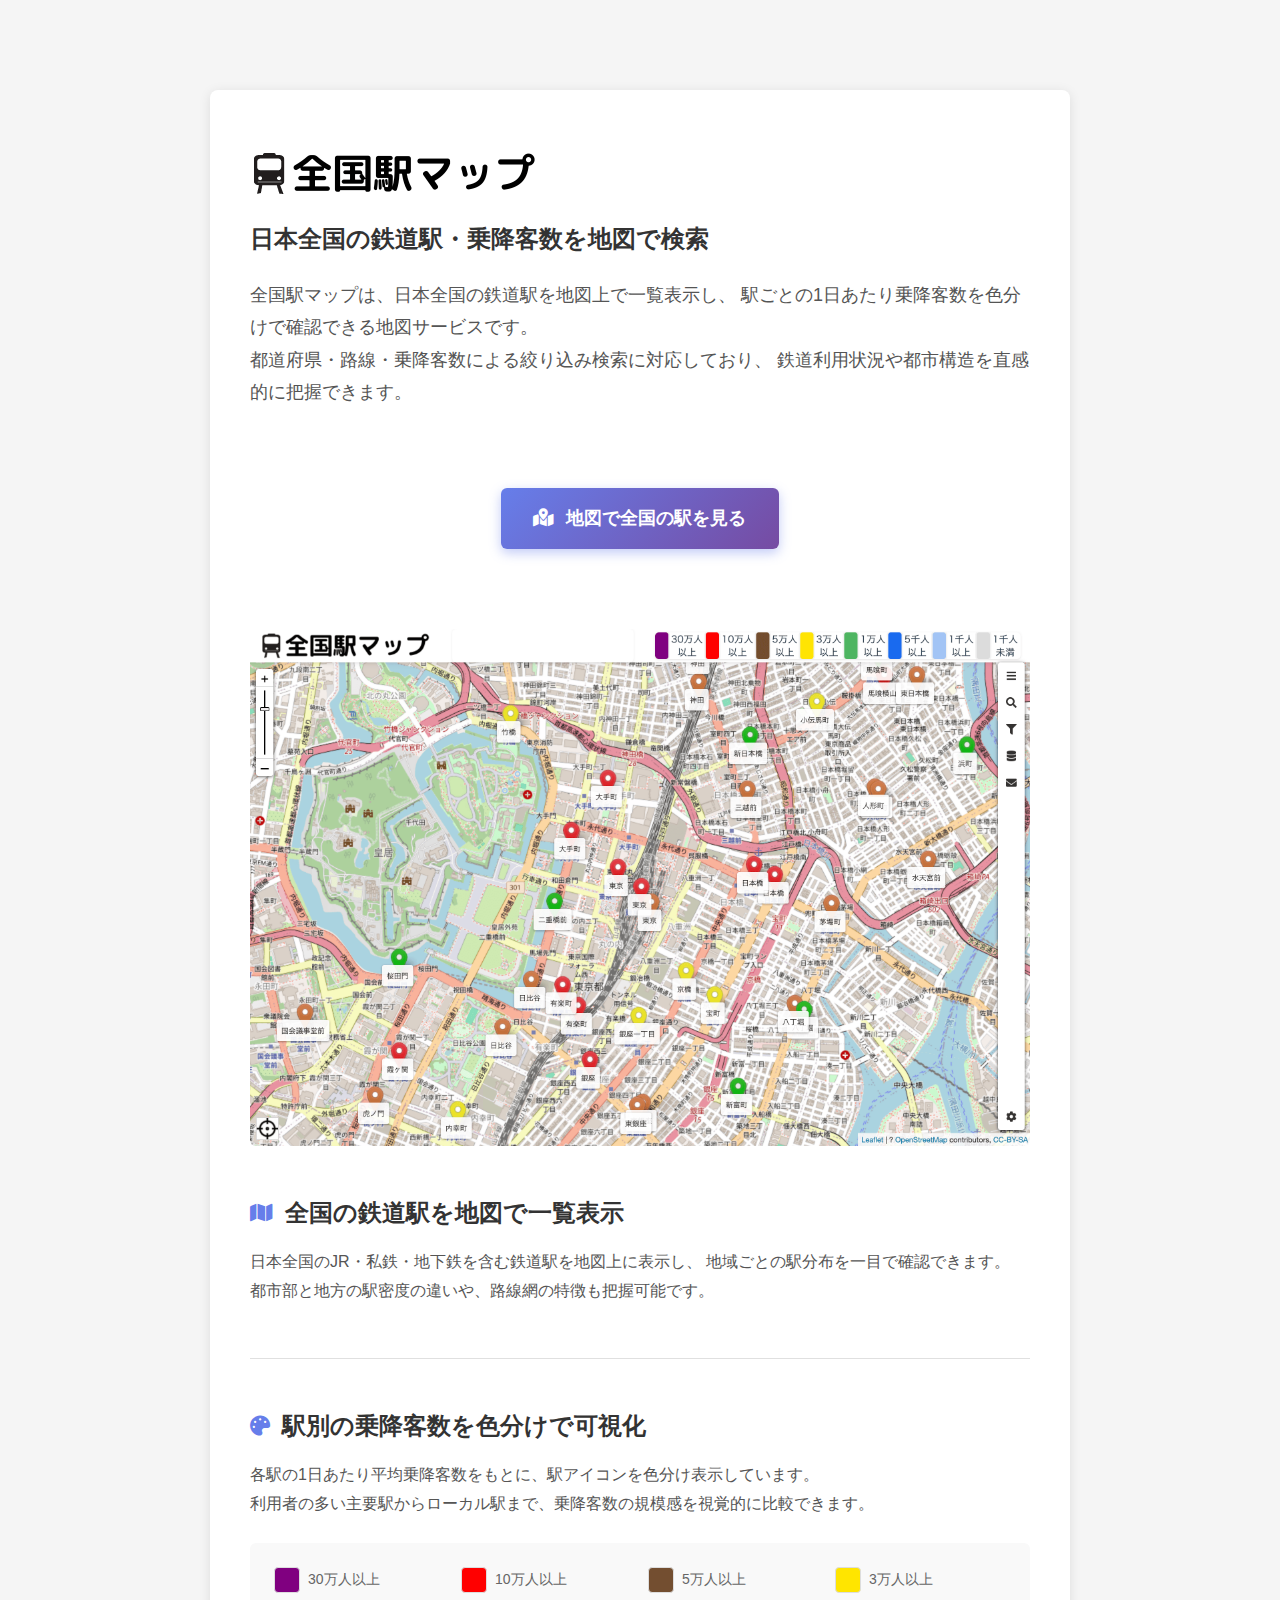
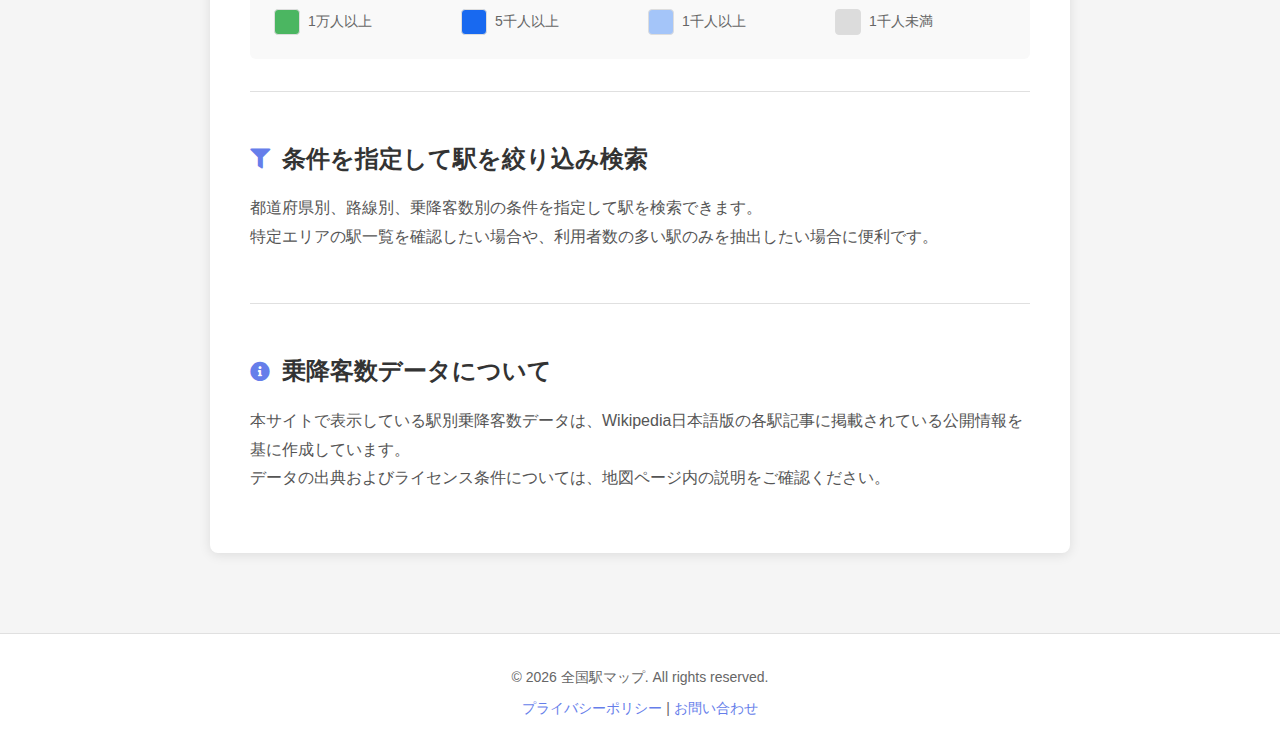
<file: index.html>
<!DOCTYPE html>
<html lang="ja">
<head>
    <meta charset="utf-8"/>
    <meta name="viewport" content="width=device-width, initial-scale=1.0">
    <meta name="google" content="notranslate" />
    <meta name="description" content="全国の駅を地図上で表示し、駅別の1日あたり乗降客数を色分けして確認できる全国駅マップです。都道府県や路線、乗降客数で絞り込み検索が可能。">
    <meta name="keywords" content="全国駅マップ,全国駅地図,駅別乗降客数,駅,電車,乗降客数,乗員客数,地図,マップ">
    
    <!-- OGP (Open Graph Protocol) -->
    <meta property="og:type" content="website">
    <meta property="og:title" content="全国駅マップ｜日本全国の駅・乗降客数を地図で確認">
    <meta property="og:description" content="全国の駅を地図上で表示し、駅別の1日あたり乗降客数を色分けして確認できる全国駅マップです。都道府県や路線、乗降客数で絞り込み検索が可能。">
    <meta property="og:url" content="https://ji-develop.com/station/">
    <meta property="og:site_name" content="全国駅マップ">
    <meta property="og:image" content="https://ji-develop.com/station/img/title.png">
    <meta property="og:locale" content="ja_JP">
    
    <!-- Twitter Card -->
    <meta name="twitter:card" content="summary">
    <meta name="twitter:title" content="全国駅マップ - 駅別乗降客数を地図で確認">
    <meta name="twitter:description" content="全国の駅を地図上で表示し、駅別の1日あたり乗降客数を色分けして確認できる全国駅マップです。">
    <meta name="twitter:image" content="https://ji-develop.com/station/img/title.png">
    
    <!-- Canonical URL -->
    <link rel="canonical" href="https://ji-develop.com/station/">
    
    <title>全国駅マップ｜日本全国の鉄道駅と乗降客数を地図で可視化</title>
    <link rel="icon" href="img/favicon.ico">
    
    <!-- CSS -->
    <link rel="stylesheet" href="css/fontawesome/all.min.css" />
    <link rel="stylesheet" href="css/index.css">
</head>
<body>
    <header id="header">
        <!-- 全国駅マップ広告 -->
        <ins class="adsbygoogle"
             style="display:inline-block;width:350px;height:50px"
             data-ad-client="ca-pub-4248082385618462"
             data-ad-slot="85669849842">
        </ins>
    </header>
    
    <main id="content">
        <div class="content-wrapper">
            <h1>
                <img src="img/title.png" alt="" />
                <span class="visually-hidden">全国駅マップ</span>
            </h1>
            <h2>日本全国の鉄道駅・乗降客数を地図で検索</h2>
            
            <p class="lead">
                全国駅マップは、日本全国の鉄道駅を地図上で一覧表示し、
                駅ごとの1日あたり乗降客数を色分けで確認できる地図サービスです。<br />
                都道府県・路線・乗降客数による絞り込み検索に対応しており、
                鉄道利用状況や都市構造を直感的に把握できます。
            </p>

            <div class="cta-area">
                <a href="map.html" class="cta-button">
                    <i class="fas fa-map-marked-alt"></i>
                    地図で全国の駅を見る
                </a>
            </div>

            <img src="img/sample.png" alt="全国駅マップの画面例。駅別乗降客数を色分け表示した地図" class="sample-image" />

            <section class="feature-section">
                <h2><i class="fas fa-map"></i> 全国の鉄道駅を地図で一覧表示</h2>
                <p>
                    日本全国のJR・私鉄・地下鉄を含む鉄道駅を地図上に表示し、
                    地域ごとの駅分布を一目で確認できます。<br />
                    都市部と地方の駅密度の違いや、路線網の特徴も把握可能です。
                </p>
            </section>

            <section class="feature-section">
                <h2><i class="fas fa-palette"></i> 駅別の乗降客数を色分けで可視化</h2>
                <p>
                    各駅の1日あたり平均乗降客数をもとに、駅アイコンを色分け表示しています。<br />
                    利用者の多い主要駅からローカル駅まで、乗降客数の規模感を視覚的に比較できます。
                </p>
                <div class="legend-preview">
                    <div class="legend-grid">
                        <div class="legend-item">
                            <div class="legend-color" style="background-color: #800080;"></div>
                            <span class="legend-text">30万人以上</span>
                        </div>
                        <div class="legend-item">
                            <div class="legend-color" style="background-color: #FF0000;"></div>
                            <span class="legend-text">10万人以上</span>
                        </div>
                        <div class="legend-item">
                            <div class="legend-color" style="background-color: #734E30;"></div>
                            <span class="legend-text">5万人以上</span>
                        </div>
                        <div class="legend-item">
                            <div class="legend-color" style="background-color: #FFE500;"></div>
                            <span class="legend-text">3万人以上</span>
                        </div>
                        <div class="legend-item">
                            <div class="legend-color" style="background-color: #4BB661;"></div>
                            <span class="legend-text">1万人以上</span>
                        </div>
                        <div class="legend-item">
                            <div class="legend-color" style="background-color: #1869F0;"></div>
                            <span class="legend-text">5千人以上</span>
                        </div>
                        <div class="legend-item">
                            <div class="legend-color" style="background-color: #A4C5F9;"></div>
                            <span class="legend-text">1千人以上</span>
                        </div>
                        <div class="legend-item">
                            <div class="legend-color" style="background-color: #dcdcdc;"></div>
                            <span class="legend-text">1千人未満</span>
                        </div>
                    </div>
                </div>
            </section>

            <section class="feature-section">
                <h2><i class="fas fa-filter"></i> 条件を指定して駅を絞り込み検索</h2>
                <p>
                    都道府県別、路線別、乗降客数別の条件を指定して駅を検索できます。<br />
                    特定エリアの駅一覧を確認したい場合や、利用者数の多い駅のみを抽出したい場合に便利です。
                </p>
            </section>

            <section class="feature-section">
                <h2><i class="fas fa-info-circle"></i> 乗降客数データについて</h2>
                <p>
                    本サイトで表示している駅別乗降客数データは、Wikipedia日本語版の各駅記事に掲載されている公開情報を基に作成しています。<br />
                    データの出典およびライセンス条件については、地図ページ内の説明をご確認ください。
                </p>
            </section>
        </div>
    </main>

    <footer id="footer">
        <div class="footer-content">
            <p>&copy; 2026 全国駅マップ. All rights reserved.</p>
            <p class="footer-link">
                <a href="https://ji-develop.com/blog/プライバシーポリシー">プライバシーポリシー</a> | 
                <a href="https://ji-develop.com/blog/お問い合わせ">お問い合わせ</a>
            </p>
        </div>
    </footer>

    <script async src="https://pagead2.googlesyndication.com/pagead/js/adsbygoogle.js?client=ca-pub-4248082385618462" crossorigin="anonymous"></script>
    <script>
        (adsbygoogle = window.adsbygoogle || []).push({});
    </script>

    <!-- 構造化データ (JSON-LD) -->
    <script type="application/ld+json">
    {
        "@context": "https://schema.org",
        "@type": "WebSite",
        "name": "全国駅マップ",
        "description": "全国の駅を地図上で表示し、駅別の1日あたり乗降客数を色分けして確認できる全国駅マップです。都道府県や路線、乗降客数で絞り込み検索が可能。",
        "url": "https://ji-develop.com/station/",
        "applicationCategory": "MapApplication",
        "operatingSystem": "Web Browser",
        "offers": {
            "@type": "Offer",
            "price": "0",
            "priceCurrency": "JPY"
        },
        "featureList": [
            "駅検索",
            "都道府県別絞り込み",
            "路線別絞り込み",
            "乗降客数別絞り込み",
            "地図上での駅表示"
        ]
    }
    </script>
</body>
</html>
</file>
<file: css/index.css>
/* 基本スタイル */
body {
    font-family: "Meiryo UI", "メイリオ", sans-serif;
    padding: 0;
    margin: 0;
    background-color: #f5f5f5;
    color: #333;
    line-height: 1.6;
}

html, body {
    min-height: 100%;
    display: flex;
    flex-direction: column;
}

/* ヘッダー */
#header {
    display: flex;
    justify-content: center;
    align-items: center;
    padding: 8px 24px;
    position: relative;
    z-index: 1000;
    height: 50px;
    box-sizing: border-box;
}

/* メインコンテンツ */
main#content {
    flex: 1;
    padding: 40px 20px;
    max-width: 900px;
    margin: 0 auto;
    width: 100%;
    box-sizing: border-box;
}

.content-wrapper {
    background-color: #ffffff;
    border-radius: 8px;
    padding: 40px;
    box-shadow: 0 2px 12px rgba(0, 0, 0, 0.1);
}

h1 {
    margin-bottom: 24px;
    line-height: 1;
}

h1 img {
    height: auto;
    width: auto;
    max-height: 60px;
    display: block;
}

.visually-hidden {
    position: absolute;
    width: 1px;
    height: 1px;
    padding: 0;
    margin: -1px;
    overflow: hidden;
    clip: rect(0, 0, 0, 0);
    white-space: nowrap;
    border-width: 0;
}

.lead {
    font-size: 1.125rem;
    margin-bottom: 40px;
    color: #555;
    line-height: 1.8;
}

/* CTAボタン */
.cta-area {
    text-align: center;
    margin: 48px 0;
    padding: 32px 0;
}

.cta-button {
    display: inline-block;
    padding: 16px 32px;
    background: linear-gradient(135deg, #667eea 0%, #764ba2 100%);
    color: #ffffff;
    text-decoration: none;
    border-radius: 6px;
    font-size: 1.125rem;
    font-weight: bold;
    transition: all 0.3s ease;
    box-shadow: 0 4px 12px rgba(102, 126, 234, 0.4);
}

.cta-button:hover {
    transform: translateY(-2px);
    box-shadow: 0 6px 16px rgba(102, 126, 234, 0.5);
}

.cta-button:active {
    transform: translateY(0);
}

.cta-button i {
    margin-right: 8px;
}

/* サンプル画像 */
.sample-image {
    width: 100%;
    height: auto;
    display: block;
    margin: 48px 0;
    border-radius: 6px;
}

/* セクション */
.feature-section {
    margin-bottom: 48px;
    padding-bottom: 32px;
    border-bottom: 1px solid #e0e0e0;
}

.feature-section:last-of-type {
    border-bottom: none;
    margin-bottom: 0;
    padding-bottom: 0;
}

.feature-section h2 {
    font-size: 1.5rem;
    margin-bottom: 16px;
    color: #333;
    font-weight: bold;
    display: flex;
    align-items: center;
    gap: 12px;
}

.feature-section h2 i {
    color: #667eea;
    font-size: 1.25rem;
}

.feature-section p {
    font-size: 1rem;
    line-height: 1.8;
    color: #555;
    margin-bottom: 20px;
}

/* 凡例プレビュー */
.legend-preview {
    margin-top: 24px;
    padding: 24px;
    background-color: #f9f9f9;
    border-radius: 6px;
}

.legend-grid {
    display: grid;
    grid-template-columns: repeat(auto-fit, minmax(140px, 1fr));
    gap: 16px;
}

.legend-item {
    display: flex;
    align-items: center;
    gap: 8px;
}

.legend-color {
    width: 24px;
    height: 24px;
    border-radius: 4px;
    flex-shrink: 0;
    border: 1px solid #ddd;
}

.legend-text {
    font-size: 0.875rem;
    color: #666;
}

/* フッター */
#footer {
    background-color: #ffffff;
    border-top: 1px solid #e0e0e0;
    padding: 24px 20px;
    margin-top: 40px;
    text-align: center;
}

.footer-content {
    max-width: 900px;
    margin: 0 auto;
}

.footer-content p {
    margin: 8px 0;
    color: #666;
    font-size: 0.875rem;
}

.footer-link a {
    color: #667eea;
    text-decoration: none;
    transition: color 0.3s ease;
}

.footer-link a:hover {
    color: #764ba2;
    text-decoration: underline;
}

/* レスポンシブデザイン */
@media (max-width: 768px) {
    #header {
        padding: 8px 12px;
        height: 50px;
        justify-content: center;
    }

    #header .adsbygoogle {
        display: none;
    }

    h1 img {
        max-height: 48px;
    }

    main#content {
        padding: 20px 16px;
    }

    .content-wrapper {
        padding: 24px 20px;
    }

    h1 {
        margin-bottom: 20px;
    }

    h1 img {
        max-height: 40px;
    }

    .lead {
        font-size: 1rem;
        margin-bottom: 32px;
    }

    .cta-area {
        margin: 32px 0;
        padding: 24px 0;
    }

    .cta-button {
        padding: 14px 24px;
        font-size: 1rem;
        display: block;
        margin: 0 auto;
        max-width: 300px;
    }

    .sample-image {
        margin: 32px 0;
    }

    .feature-section {
        margin-bottom: 32px;
        padding-bottom: 24px;
    }

    .feature-section h2 {
        font-size: 1.25rem;
        flex-wrap: wrap;
    }

    .feature-section p {
        font-size: 0.9375rem;
    }

    .legend-preview {
        padding: 16px;
    }

    .legend-grid {
        grid-template-columns: repeat(2, 1fr);
        gap: 12px;
    }

    .legend-item {
        gap: 6px;
    }

    .legend-color {
        width: 20px;
        height: 20px;
    }

    .legend-text {
        font-size: 0.8125rem;
    }
}

@media (max-width: 480px) {
    .content-wrapper {
        padding: 20px 16px;
    }

    h1 {
        margin-bottom: 16px;
    }

    h1 img {
        max-height: 36px;
    }

    .lead {
        font-size: 0.9375rem;
    }

    .cta-button {
        padding: 12px 20px;
        font-size: 0.9375rem;
    }

    .feature-section h2 {
        font-size: 1.125rem;
    }

    .legend-grid {
        grid-template-columns: 1fr;
    }
}
</file>
